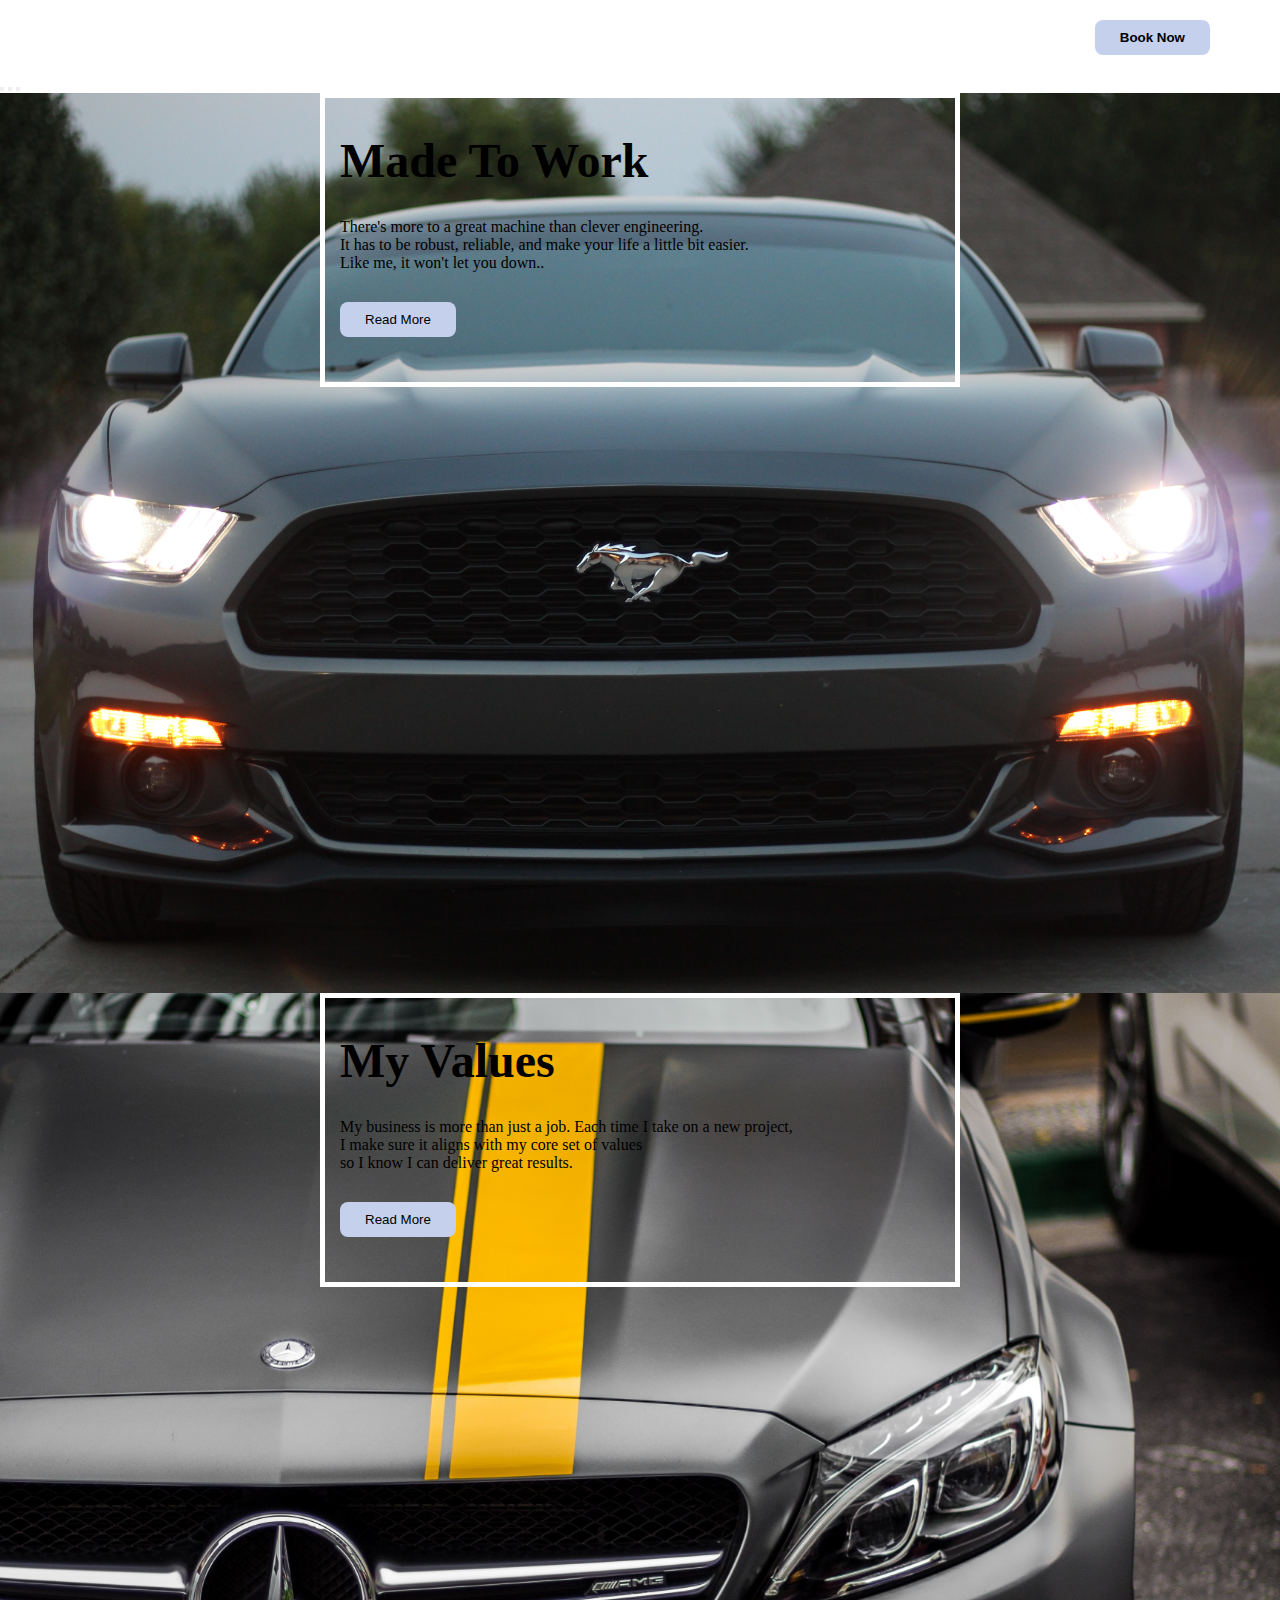
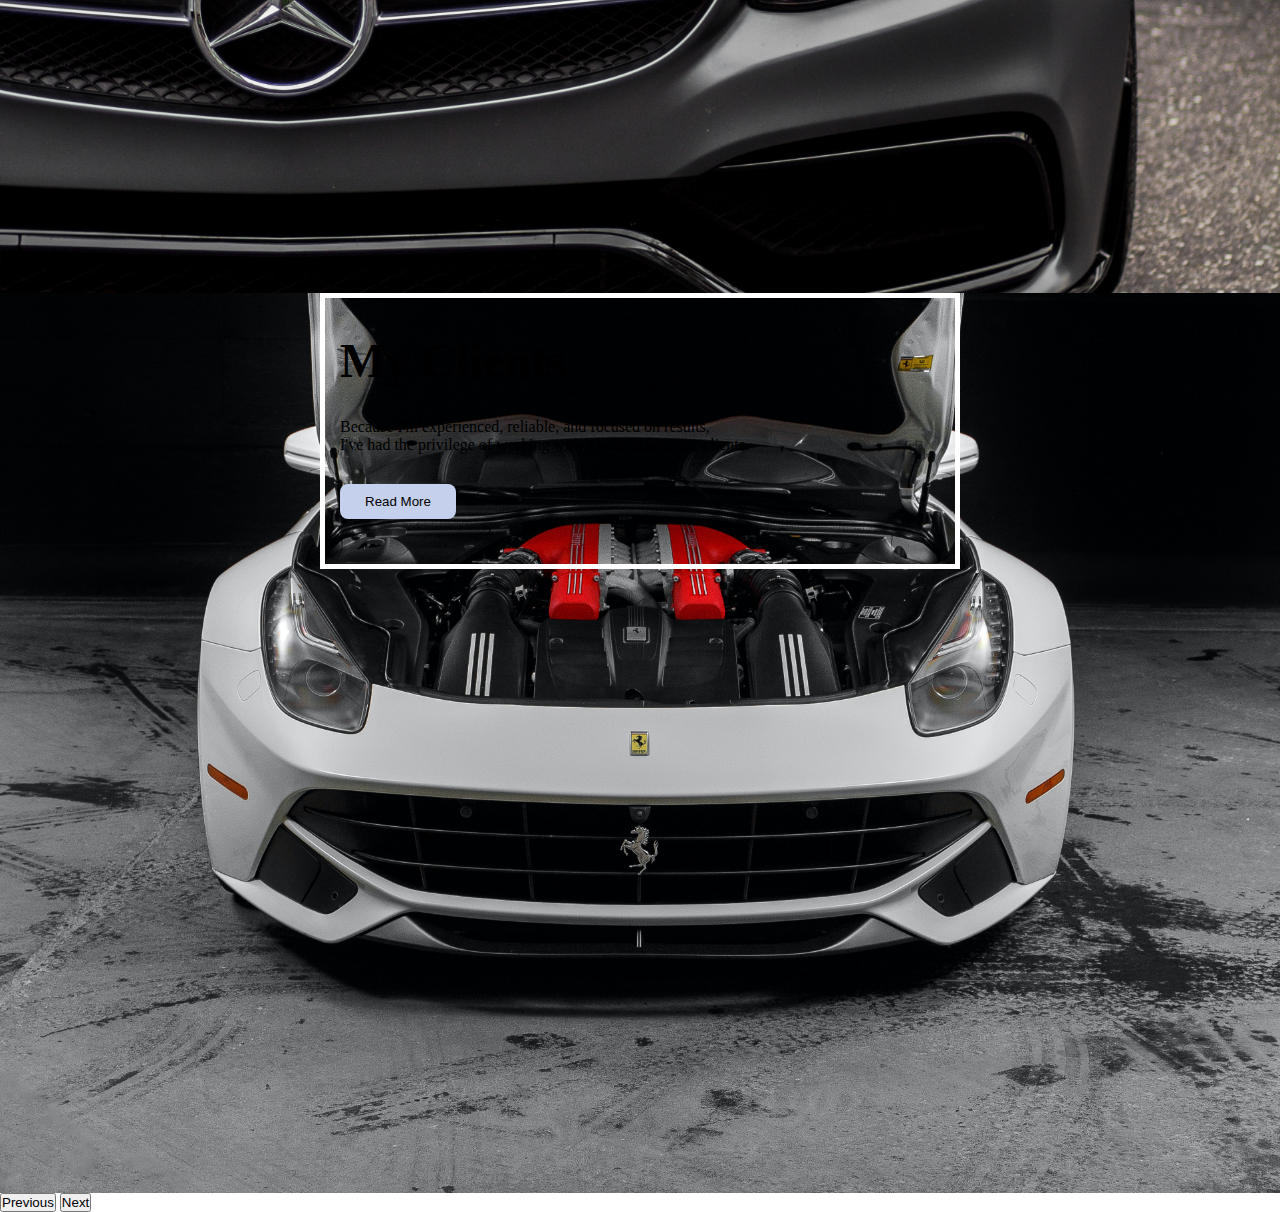
<file: bk1/index.html>
<!DOCTYPE html>
<html lang="en">
  <head>
    <meta charset="UTF-8" />
    <meta name="viewport" content="width=device-width, initial-scale=1.0" />
    <title>Document</title>

    <link
      href="https://cdn.jsdelivr.net/npm/bootstrap@5.1.3/dist/css/bootstrap.min.css"
      rel="stylesheet"
      integrity="sha384-1BmE4kWBq78iYhFldvKuhfTAU6auU8tT94WrHftjDbrCEXSU1oBoqyl2QvZ6jIW3"
      crossorigin="anonymous"
    />

    <script
      defer
      src="https://cdn.jsdelivr.net/npm/bootstrap@5.1.3/dist/js/bootstrap.bundle.min.js"
      integrity="sha384-ka7Sk0Gln4gmtz2MlQnikT1wXgYsOg+OMhuP+IlRH9sENBO0LRn5q+8nbTov4+1p"
      crossorigin="anonymous"
    ></script>

    <link rel="stylesheet" href="styles.css" />
  </head>
  <body>
    <!-- Navbar -->

    <!-- <nav class="navbar navbar-expand-lg navbar-light fixed-top">
      <div class="container-fluid">
        <a class="navbar-brand text-white" href="#">OPI CARS</a>
        <button
          class="navbar-toggler"
          type="button"
          data-bs-toggle="collapse"
          data-bs-target="#navbarNav"
          aria-controls="navbarNav"
          aria-expanded="false"
          aria-label="Toggle navigation"
        >
          <span class="navbar-toggler-icon"></span>
        </button>
        <div class="collapse navbar-collapse" id="navbarNav">
          <ul class="navbar-nav">
            <li class="nav-item">
              <a class="nav-link active text-white" aria-current="page" href="#"
                >Home</a
              >
            </li>
            <li class="nav-item">
              <a class="nav-link text-white" href="#">Appointments</a>
            </li>
            <li class="nav-item">
              <a class="nav-link text-white" href="#">News</a>
            </li>
            <li class="nav-item">
              <a class="nav-link text-white">Gallery</a>
            </li>
          </ul>
          <button type="button" class="btn btn-secondary">Book Now</button>
        </div>
      </div>
    </nav> -->

    <!-- Navbar ends -->

    <!-- new nav -->

    <div class="navbar fixed-top">
      <p>OPI Motors</p>
      <ul>
        <li><a href="aboutus.html">About Us</a></li>
        <li><a href="galerie.html">Our Gallery</a></li>
        <li><a href="Happyclients.html">Happy Clients</a></li>
        <li><a href="services.html">Our Services</a></li>
        <li><a href="appointment.html"><button>Book Now</button></a></li>
      </ul>
    </div>

    <!-- new nav ends -->

    <div
      id="carouselExampleIndicators"
      class="carousel slide"
      data-bs-ride="carousel"
    >
      <div class="carousel-indicators">
        <button
          type="button"
          data-bs-target="#carouselExampleIndicators"
          data-bs-slide-to="0"
          class="active"
          aria-current="true"
          aria-label="Slide 1"
        ></button>
        <button
          type="button"
          data-bs-target="#carouselExampleIndicators"
          data-bs-slide-to="1"
          aria-label="Slide 2"
        ></button>
        <button
          type="button"
          data-bs-target="#carouselExampleIndicators"
          data-bs-slide-to="2"
          aria-label="Slide 3"
        ></button>
      </div>

      <div class="carousel-inner">
        <div
          class="carousel-item courasel-image bg-img1 active"
          data-bs-interval="10000"
        >
          <!-- <img src="..." class="d-block w-100" alt="..." /> -->
          <div
            class="carousel-caption d-row align-items-center justify-content-center"
          >
            <h1>Made To Work</h1>
            <p>
              There's more to a great machine than clever engineering. <br />It
              has to be robust, reliable, and make your life a little bit
              easier. <br />Like me, it won't let you down..
            </p>
            <button>Read More</button>
          </div>
        </div>

        <div
          class="carousel-item courasel-image bg-img2"
          data-bs-interval="10000"
        >
          <!-- <img src="..." class="d-block w-100" alt="..." /> -->
          <div
            class="carousel-caption d-row align-items-center justify-content-center"
          >
            <h1>My Values</h1>
            <p>
              My business is more than just a job. Each time I take on a new
              project,<br />
              I make sure it aligns with my core set of values <br />so I know I
              can deliver great results.
            </p>
            <button>Read More</button>
          </div>
        </div>

        <div
          class="carousel-item courasel-image bg-img3"
          data-bs-interval="10000"
        >
          <!-- <img src="..." class="d-block w-100" alt="..." /> -->
          <div
            class="carousel-caption d-row align-items-center justify-content-center"
          >
            <h1>My Clients</h1>
            <p>
              Because I'm experienced, reliable, and focused on results,
              <br />I've had the privilege of working with a host of fantastic
              clients.
            </p>
            <button>Read More</button>
          </div>
        </div>
      </div>

      <div class="writeup"></div>

      <button
        class="carousel-control-prev"
        type="button"
        data-bs-target="#carouselExampleIndicators"
        data-bs-slide="prev"
      >
        <span class="carousel-control-prev-icon" aria-hidden="true"></span>
        <span class="visually-hidden">Previous</span>
      </button>
      <button
        class="carousel-control-next"
        type="button"
        data-bs-target="#carouselExampleIndicators"
        data-bs-slide="next"
      >
        <span class="carousel-control-next-icon" aria-hidden="true"></span>
        <span class="visually-hidden">Next</span>
      </button>
    </div>

    <!-- <div class="appointment">
      <h3>Appointments</h3>
      <p>
        Life has never been busier. And it's amazing how the little things can
        take up your time! <br />But booking your next appointment shouldn't be
        one of them. <br />That's why you can make a booking anytime, right here
        on my website.
      </p>
      <button>Read More</button>
    </div>

    <div class="abmo">
      <div class="about">
        <img src="./cssimage/sqad.jpg" alt="" width="300" height="300" />
        <h3>About Me</h3>
        <p>
          I'm an expert in my field but i wouldn't be where i am without those
          who've helped me along the way. thats why i love connecting with
          like-minded people and using my passion and skills to make a
          difference
        </p>
        <button>Read More</button>
      </div>
      <div class="motivation">
        <img src="./cssimage/wq3rdc.jpg" alt="" width="300" height="300" />
        <h3>My Motivation</h3>
        <p>
          My work is my purpuse, my driving force. It's the reason i get up
          every day and do what i do. Most importantly, it keeps pushing me to
          achieve bigger and better things with each new challenge.
        </p>
        <button>Read More</button>
      </div>
    </div>

    <div class="opi">
      <h3>OPI CARS</h3>
      <img src="./cssimage/imageopi1.jpg" alt="" width="500" height="500" />
      <p>
        We're all juggling busy schedules. That's why I'm constantly looking for
        new ways to make life easier for my clients—like booking your next
        appointment, for example! Scheduling your next visit is now convenient
        and hassle-free with my online booking platform. Whether you struggle to
        call during normal working hours or prefer to do everything digitally,
        you can make a booking anytime you like, right here on my website. Just
        find a time that suits you then confirm your booking with a click.
      </p>
    </div>

    <div class="cookie">
      <ul>
        <li><a href="#">Imprint</a></li>
        <li><a href="#">Privacy Policy</a></li>
        <li><a href="#">Cookie Settings</a></li>
      </ul>
    </div> -->
  </body>
</html>
</file>
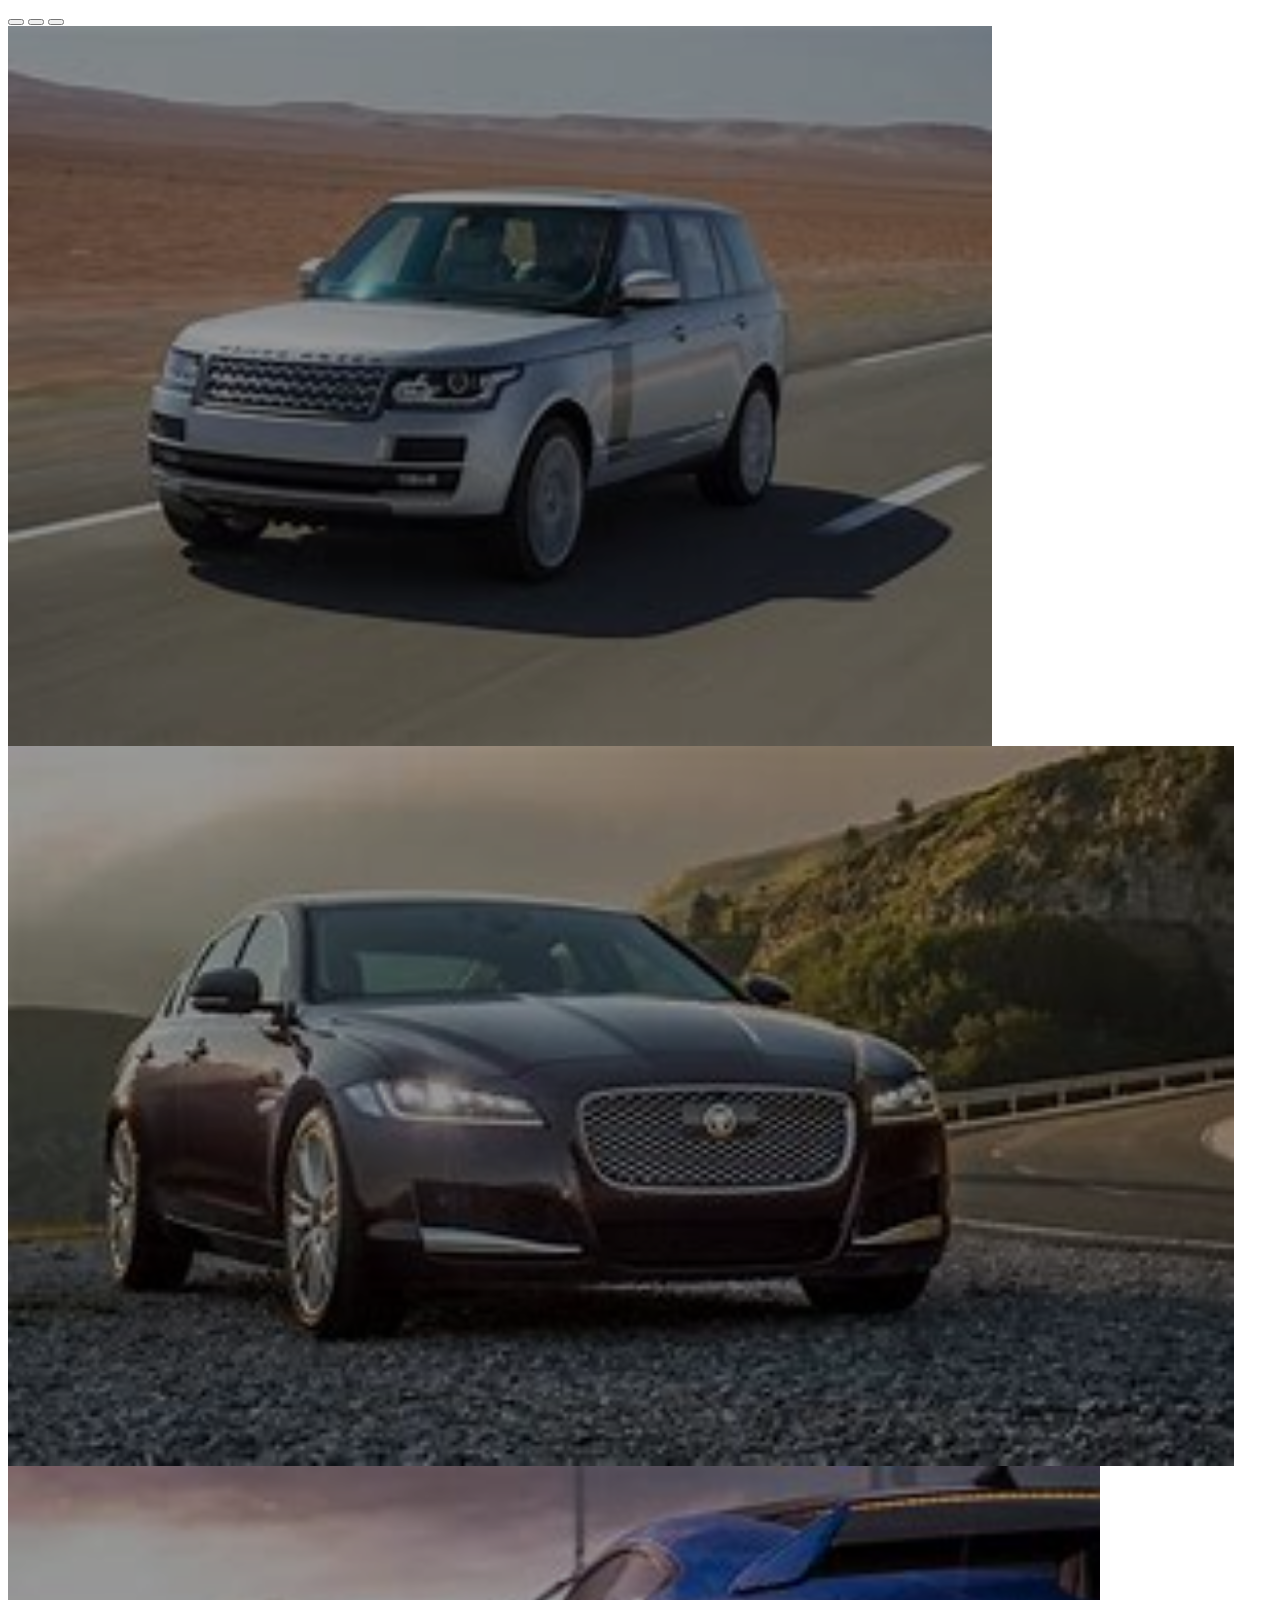
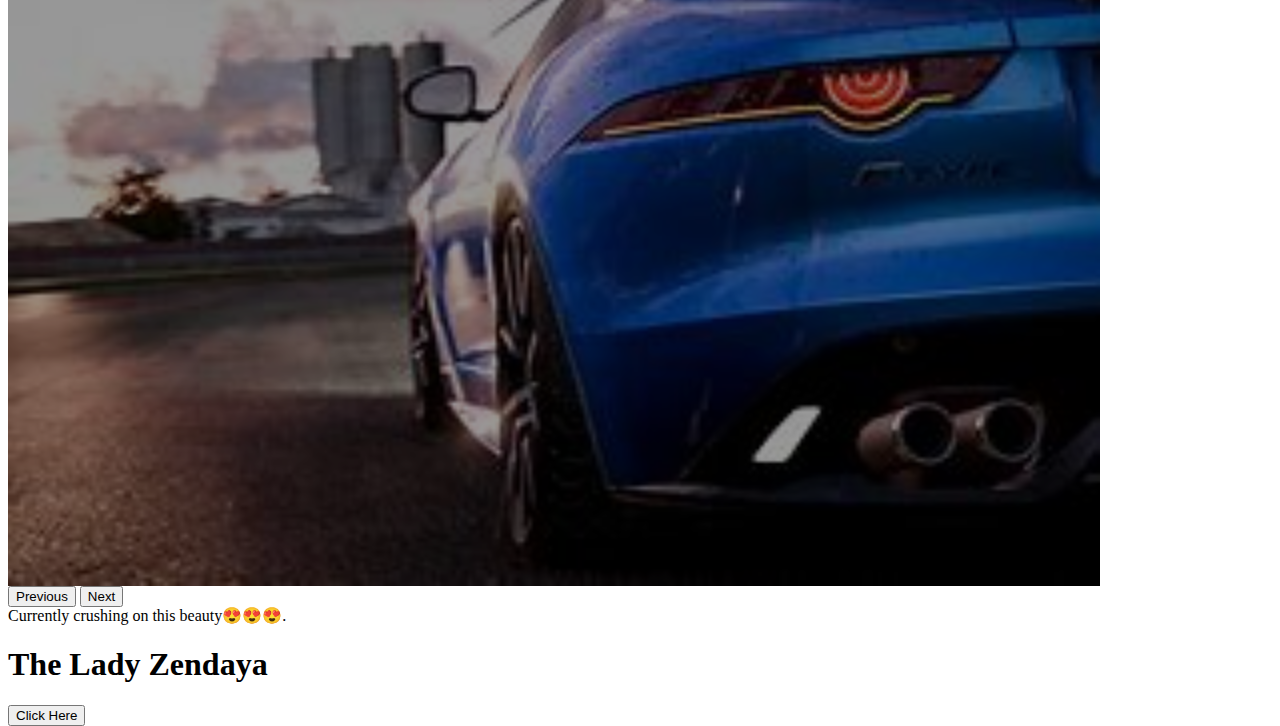
<file: bootstrap5/index.html>
<!DOCTYPE html>
<html lang="en">
  <head>
    <meta charset="UTF-8" />
    <meta name="viewport" content="width=device-width, initial-scale=1.0" />
    <link
      href="https://cdn.jsdelivr.net/npm/bootstrap@5.1.3/dist/css/bootstrap.min.css"
      rel="stylesheet"
      integrity="sha384-1BmE4kWBq78iYhFldvKuhfTAU6auU8tT94WrHftjDbrCEXSU1oBoqyl2QvZ6jIW3"
      crossorigin="anonymous"
    />
    <script
      defer
      src="https://cdn.jsdelivr.net/npm/bootstrap@5.1.3/dist/js/bootstrap.bundle.min.js"
      integrity="sha384-ka7Sk0Gln4gmtz2MlQnikT1wXgYsOg+OMhuP+IlRH9sENBO0LRn5q+8nbTov4+1p"
      crossorigin="anonymous"
    ></script>

    <link rel="stylesheet" href="styles.css" />

    <title>Courasel Slider</title>
  </head>
  <body>
    <div id="crush-carousel" class="carousel slide" data-bs-ride="carousel">
      <div class="carousel-indicators">
        <button
          type="button"
          data-bs-target="#crush-carousel"
          data-bs-slide-to="0"
          class="active"
          aria-current="true"
          aria-label="Slide 1"
        ></button>
        <button
          type="button"
          data-bs-target="#crush-carousel"
          data-bs-slide-to="1"
          aria-label="Slide 2"
        ></button>
        <button
          type="button"
          data-bs-target="#crush-carousel"
          data-bs-slide-to="2"
          aria-label="Slide 3"
        ></button>
      </div>

      <div class="carousel-inner">
        <div class="carousel-item active c-item">
          <img src="./the images/OIP (1).jpg" class="d-block w-100 c-img" alt="..." />
          <div class="border"></div>
          <p>First celebrity crush and still crushing😍😍😍.</p>
          <h1>The Goddess Rihanna</h1>
          <button class="btn" id="btn-1">Click Here</button>
        </div>

        <div class="carousel-item c-item">
          <img src="./the images/opiimage2.jpg" class="d-block w-100 c-img" alt="..." />

          <div class="carousel-caption top-0 mt-4 d-none d-md-block">
            <p class="mt-5 fs-3 text-uppercase">
              Not gonna blame me for loving this curvy white chocolate😍😍😍.
            </p>
            <h1 class="display-1 fw-bolder text-capitalize">The Rapper Iggy</h1>
            <button class="btn btn-primary px-4 py-2 fs-5 mt-5">
              Click Here
            </button>
          </div>
        </div>
        <div class="carousel-item c-item">
          <img src="./the images/opiimage3.jpg" class="d-block w-100 c-img" alt="..." />
          <div class="carousel-caption d-none d-md-block">
            <p>Currently crushing on this beauty😍😍😍.</p>
            <h1>The Lady Zendaya</h1>
            <button class="btn" id="btn-1">Click Here</button>
          </div>
        </div>
      </div>
      <button
        class="carousel-control-prev"
        type="button"
        data-bs-target="#crush-carousel"
        data-bs-slide="prev"
      >
        <span class="carousel-control-prev-icon" aria-hidden="true"></span>
        <span class="visually-hidden">Previous</span>
      </button>
      <button
        class="carousel-control-next"
        type="button"
        data-bs-target="#crush-carousel"
        data-bs-slide="next"
      >
        <span class="carousel-control-next-icon" aria-hidden="true"></span>
        <span class="visually-hidden">Next</span>
      </button>
    </div>

    <!-- <div
      id="carouselExampleCaptions"
      class="carousel slide"
      data-bs-ride="carousel"
    >
      <div class="carousel-indicators">
        <button
          type="button"
          data-bs-target="#carouselExampleCaptions"
          data-bs-slide-to="0"
          class="active"
          aria-current="true"
          aria-label="Slide 1"
        ></button>
        <button
          type="button"
          data-bs-target="#carouselExampleCaptions"
          data-bs-slide-to="1"
          aria-label="Slide 2"
        ></button>
        <button
          type="button"
          data-bs-target="#carouselExampleCaptions"
          data-bs-slide-to="2"
          aria-label="Slide 3"
        ></button>
      </div>
      <div class="carousel-inner">
        <div class="carousel-item active">
          <img
            src="rihanna.jpg"
            class="d-block w-100"
            alt="..."
            height="100%vh"
            width="100%vw"
          />
          <div class="carousel-caption d-none d-md-block">
            <h5>This is Rihanna</h5>
            <p>
              Words fail me to tell you how incredible beautiful this woman is
              to me, my first ever celebrity crush and still crushing till date.
            </p>
          </div>
        </div>
        <div class="carousel-item">
          <img
            src="iggy.jpg"
            class="d-block w-100"
            alt="..."
            height="100%vh"
            width="100%vw"
          />
          <div class="carousel-caption d-none d-md-block">
            <h5>This is Iggy</h5>
            <p>
              The only white rapper i have a thing for, she's not top of the
              list but she can get it anytime.
            </p>
          </div>
        </div>
        <div class="carousel-item">
          <img
            src="zendaya.jpg"
            class="d-block w-100"
            alt="..."
            height="100%vh"
            width="100%vw"
          />
          <div class="carousel-caption d-none d-md-block">
            <h5>This is Zendaya</h5>
            <p>
              My curruent celebrity crush and current Tom Holland girlfriend,
              but not for long😈😈😈.
            </p>
          </div>
        </div>
      </div>
      <button
        class="carousel-control-prev"
        type="button"
        data-bs-target="#carouselExampleCaptions"
        data-bs-slide="prev"
      >
        <span class="carousel-control-prev-icon" aria-hidden="true"></span>
        <span class="visually-hidden">Previous</span>
      </button>
      <button
        class="carousel-control-next"
        type="button"
        data-bs-target="#carouselExampleCaptions"
        data-bs-slide="next"
      >
        <span class="carousel-control-next-icon" aria-hidden="true"></span>
        <span class="visually-hidden">Next</span>
      </button>
    </div> -->
  </body>
</html>
</file>
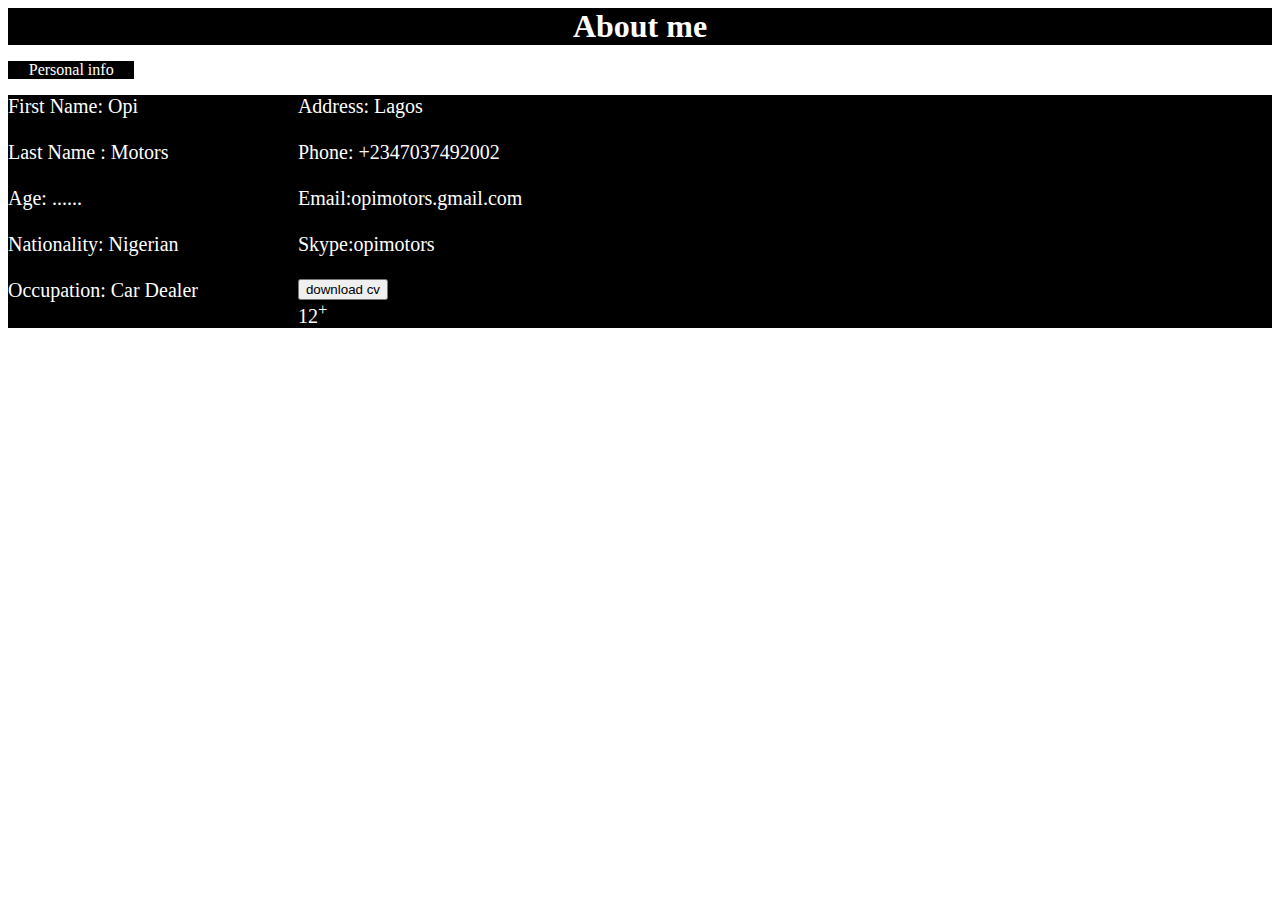
<file: bk1/aboutus.html>
</html><!DOCTYPE html>
<html lang="en">
<head>
    <meta charset="UTF-8">
    <meta http-equiv="X-UA-Compatible" content="IE=edge">
    <meta name="viewport" content="width=device-width, initial-scale=1.0">
    <title>Document</title>
    <style>
        h1{
            background-color: black;
            color: white;
            text-align: center;
            margin: 0%;
            padding: 0%;

        }
        .container{
            background-color: black;
            color: white;
            display: flex;
            font-size: 20px;
            
        }
        .xy2{
            margin-left: 100px;
        }
        p{
            text-align: center;
            background-color: black;
            color: white;
            margin-right: 90%;
        }
        .xy3 input{
            
        }

    </style>

</head>
<body>
   <h1>About me</h1> 
   <p>Personal info</p>
   <div class="container">
    <div class="xy1">
        First Name: Opi <br> <br>
        Last Name : Motors<br> <br>
        Age: ...... <br> <br>
        Nationality: Nigerian <br> <br>
        Occupation: Car Dealer<br> <br>

    </div>
<div class="xy2">
    Address: Lagos <br> <br>
    Phone: +2347037492002 <br> <br>
    Email:opimotors.gmail.com<br> <br>
    Skype:opimotors <br> <br>
    <div class="xy3">
        <input type="button" value="download cv">
    </div>
    <div class="xy4"></div>
    12<sup>+</sup>

    
</div>
   </div>
</body>
</file>
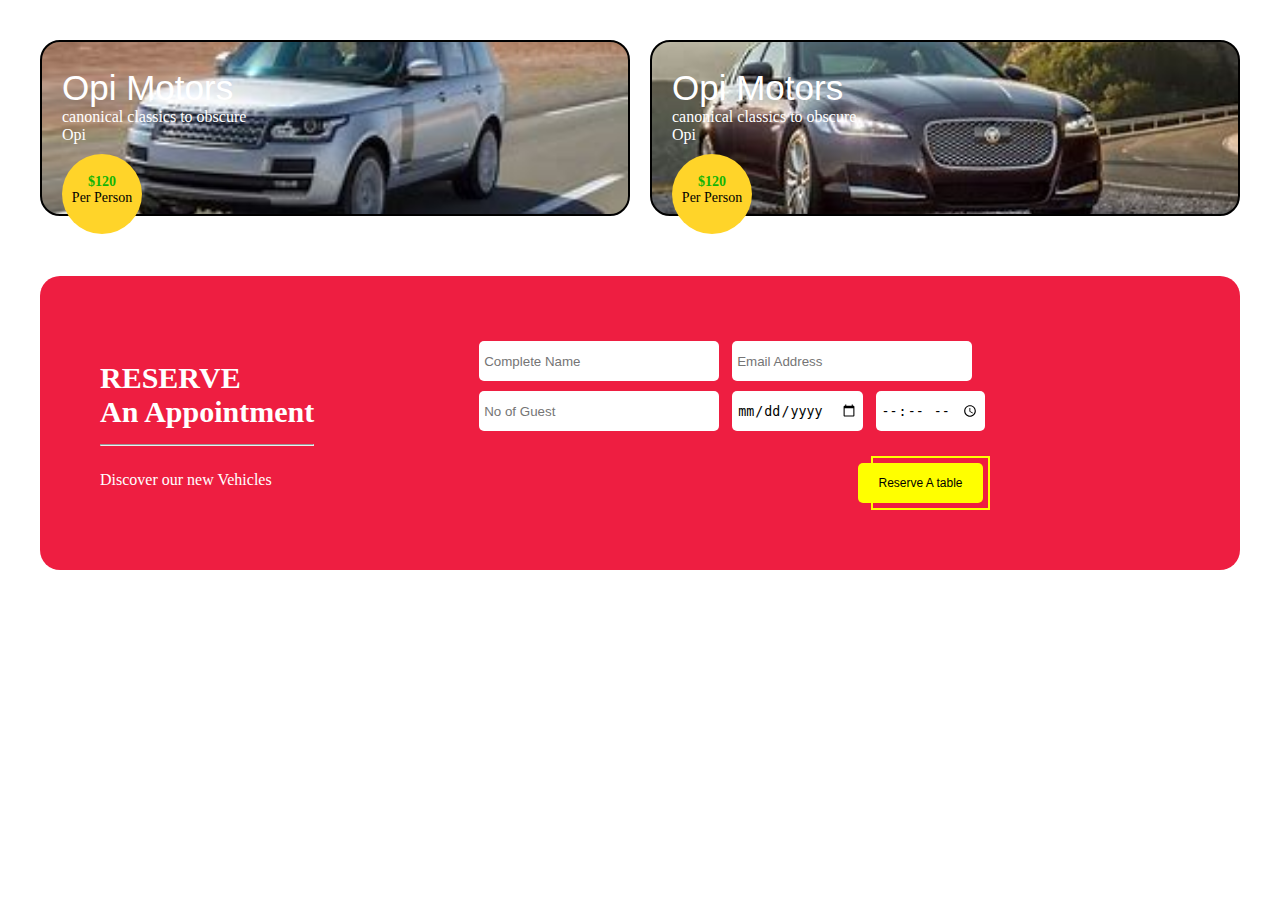
<file: bk1/appointment.html>
<!DOCTYPE html>
<html lang="en">
<head>
    <meta charset="UTF-8">
    <meta name="viewport" content="width=device-width, initial-scale=1.0">
    <title>Document</title>
    <link rel="stylesheet" href="appoint.css">
</head>
<body>
    <div class="grid-container">

        <div class="grid-item">
            <p>
                <span id="heder">Opi Motors</span><br>
                canonical classics to obscure<br>Opi</p>

            <div class="price">
                <span>$120</span> <br>Per Person
            </div>
        </div>
        <div class="grid-item">
            <p>
                <span id="heder">Opi Motors</span><br>
                canonical classics to obscure<br> Opi</p>

            <div class="price">
                
                <span>$120</span> <br>Per Person
            </div> 
        </div>
        <div class="big-grid-item">
            <div class="con reserv"><h2>RESERVE<br> An Appointment <hr></h2>
                
            <p>Discover our new Vehicles</p>
            </div>
             
            <div class="con detil">
                <form action="">
                    <span><input type="text" name=""id="put" class="inc" placeholder="Complete Name"> <input type="text" name=""id="put" class="inc" placeholder="Email Address"></span><br>
                    
                    <span><input type="text" name=""id="put" class="inc" placeholder="No of Guest"> <span><input type="date" name=""id="put"> <input type="time" name="" id="put"></span></span>
                
                
             </form>
             <span id="btn"><input type="button" id="button" value="Reserve A table"></span>
            </div>
        </div>




    </div>
</body>
</html>
</file>
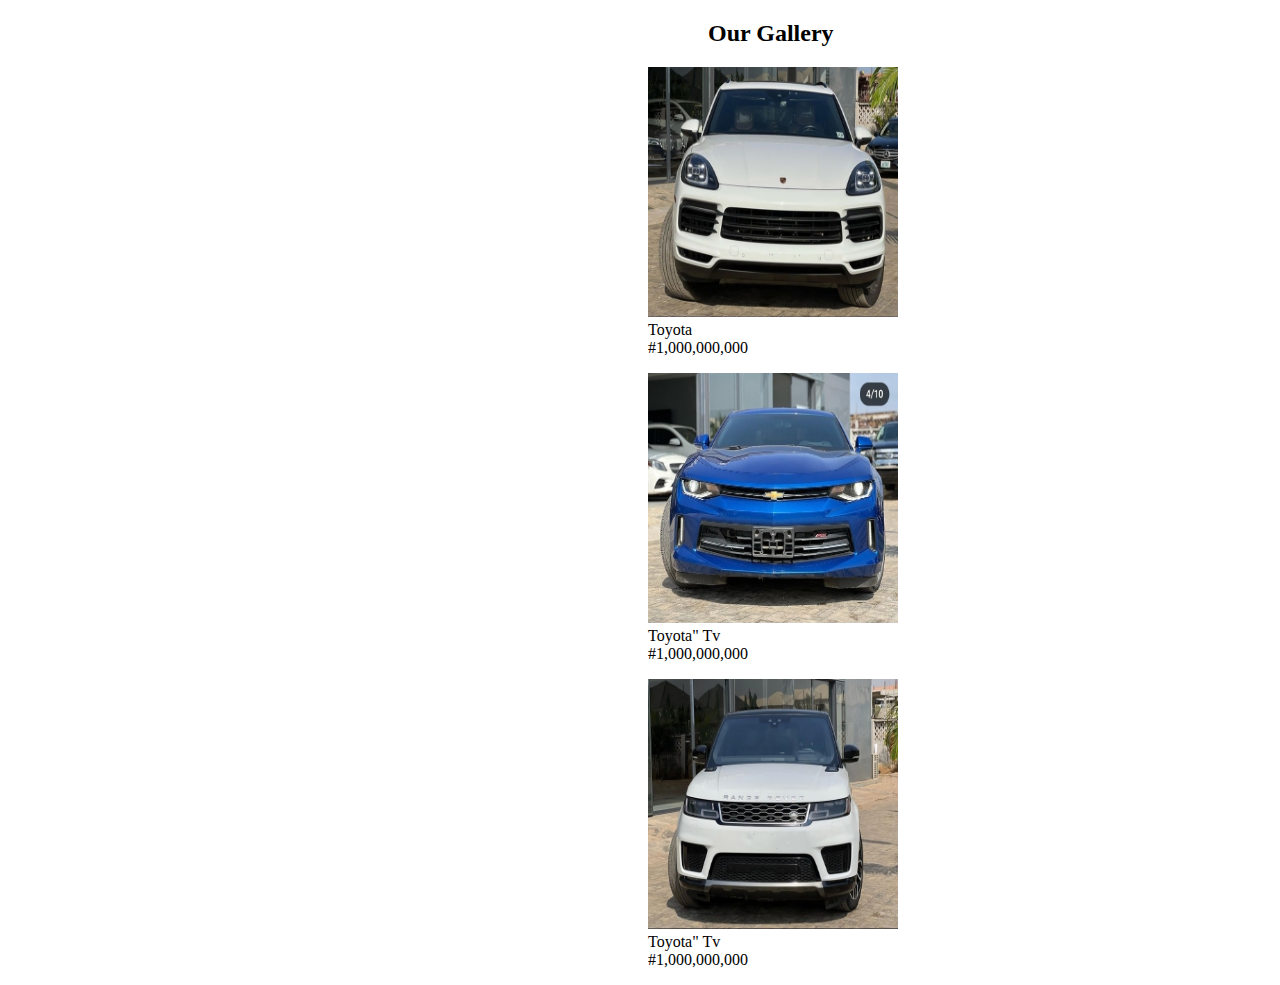
<file: bk1/galerie.html>
<!DOCTYPE html>
<html lang="en">
<head>
    <meta charset="UTF-8">
    <meta name="viewport" content="width=device-width, initial-scale=1.0">
    <title>Document</title>
    <style>
        .price{
            align-items: center;
            margin-left: 600px;
        }
        .h2{
          align-items: center;
          margin-left: 700px;
        }
    </style>
</head>
<body>
  <div class="h2">
    <h2>Our Gallery</h2>
</div>
    <div class="price">
        <figure>
          <img src="./newimages/Screenshot_20231117-121651_Gallery.jpg" alt="" width="250px" height="250px" />
          <figcaption>Toyota <br />#1,000,000,000</figcaption>
        </figure>
      </div>
      <div class="price">
        <figure>
          <img src="./newimages/Screenshot_20231117-121322_Gallery.jpg" alt="" width="250px" height="250px" />
          <figcaption>Toyota" Tv <br />#1,000,000,000</figcaption>
        </figure>
      </div>
      <div class="price">
        <figure>
          <img src="./newimages/Screenshot_20231117-121610_Gallery.jpg" alt="" width="250px" height="250px" />
          <figcaption>Toyota" Tv <br />#1,000,000,000</figcaption>
        </figure>
      </div>
  
</body>
</html>
</file>
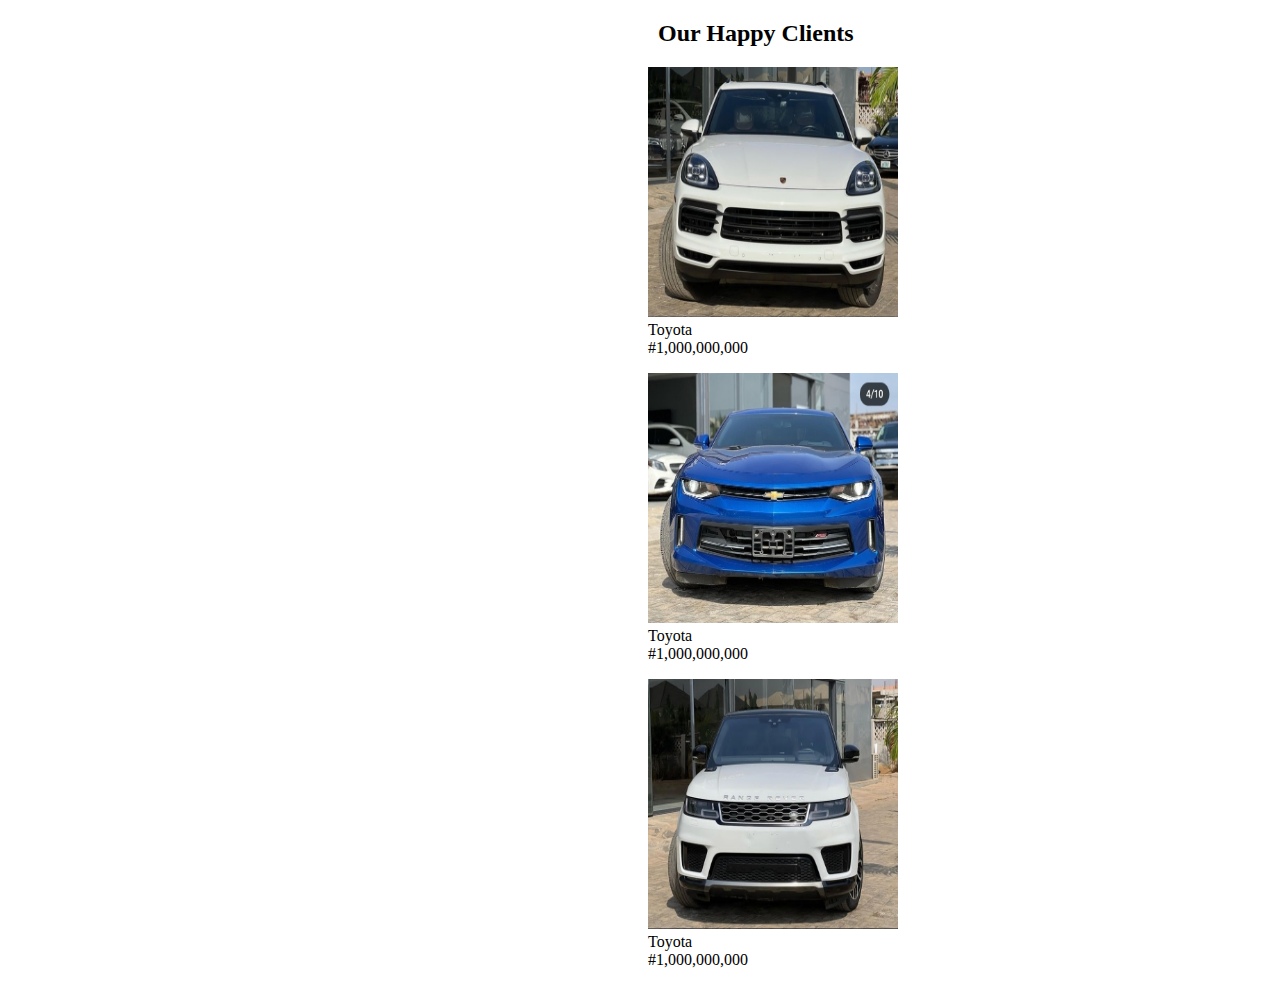
<file: bk1/Happyclients.html>
<!DOCTYPE html>
<html lang="en">
<head>
    <meta charset="UTF-8">
    <meta name="viewport" content="width=device-width, initial-scale=1.0">
    <title>Document</title>
    <style>
        .price{
            align-items: center;
            margin-left: 600px;
        }
        .h2{
          align-items: center;
          margin-left: 650px;
        }
    </style>
</head>
<body>
  <div class="h2">
    <h2>Our Happy Clients</h2>
</div>
    <div class="price">
        <figure>
          <img src="./newimages/Screenshot_20231117-121651_Gallery.jpg" alt="" width="250px" height="250px" />
          <figcaption>Toyota <br />#1,000,000,000</figcaption>
        </figure>
      </div>
      <div class="price">
        <figure>
          <img src="./newimages/Screenshot_20231117-121322_Gallery.jpg" alt="" width="250px" height="250px" />
          <figcaption>Toyota <br />#1,000,000,000</figcaption>
        </figure>
      </div>
      <div class="price">
        <figure>
          <img src="./newimages/Screenshot_20231117-121610_Gallery.jpg" alt="" width="250px" height="250px" />
          <figcaption>Toyota <br />#1,000,000,000</figcaption>
        </figure>
      </div>
  
</body>
</html>
</file>
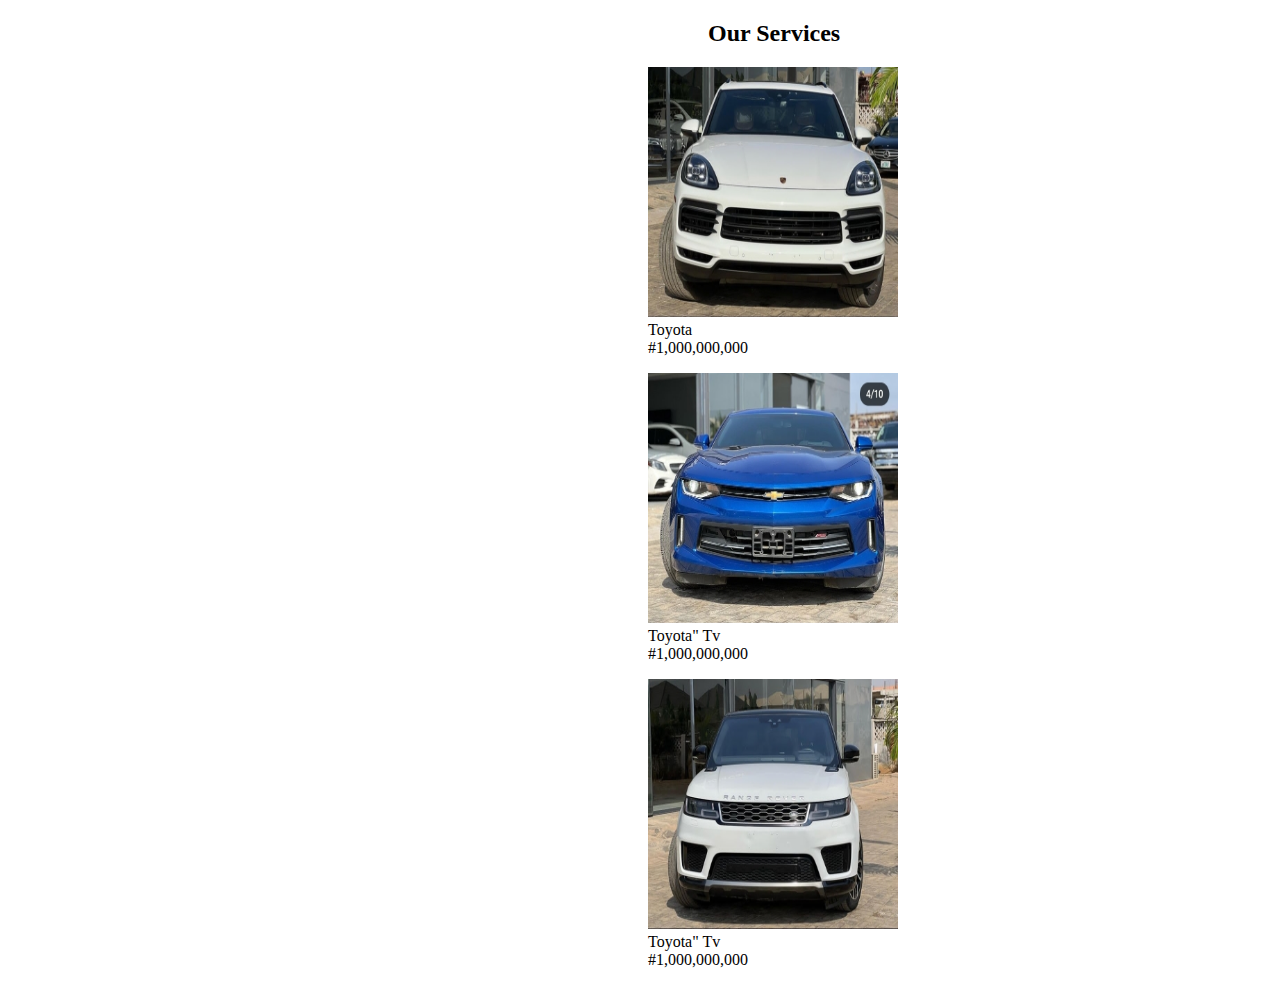
<file: bk1/services.html>
<!DOCTYPE html>
<html lang="en">
<head>
    <meta charset="UTF-8">
    <meta name="viewport" content="width=device-width, initial-scale=1.0">
    <title>Document</title>
    <style>
        .price{
            align-items: center;
            margin-left: 600px;
        }
        .h2{
          align-items: center;
          margin-left: 700px;
        }
    </style>
</head>
<body>
  <div class="h2">
    <h2>Our Services</h2>
</div>
    <div class="price">
        <figure>
          <img src="./newimages/Screenshot_20231117-121651_Gallery.jpg" alt="" width="250px" height="250px" />
          <figcaption>Toyota <br />#1,000,000,000</figcaption>
        </figure>
      </div>
      <div class="price">
        <figure>
          <img src="./newimages/Screenshot_20231117-121322_Gallery.jpg" alt="" width="250px" height="250px" />
          <figcaption>Toyota" Tv <br />#1,000,000,000</figcaption>
        </figure>
      </div>
      <div class="price">
        <figure>
          <img src="./newimages/Screenshot_20231117-121610_Gallery.jpg" alt="" width="250px" height="250px" />
          <figcaption>Toyota" Tv <br />#1,000,000,000</figcaption>
        </figure>
      </div>
  
</body>
</html>
</file>
<file: bk1/styles.css>
* {
  padding: 0;
  margin: 0;
}

.bg-img1 {
  background-image: url(./cssimage/bk1.jpg);
}

.bg-img2 {
  background-image: url(./cssimage/ambo.jpg);
}

.bg-img3 {
  background-image: url(./cssimage/motivation.jpg);
}

.courasel-image {
  height: 100vh;
  background-repeat: no-repeat;
  background-size: cover;
  background-position: center;
}

.navbar {
  display: flex;
  align-items: center;
  justify-content: space-between;
  color: #fff;
  padding: 20px;
}
.navbar h2 {
  margin-left: 20px;
  font-weight: bolder;
}

.navbar ul {
  display: flex;
  list-style: none;
  align-items: center;
}

.navbar ul li a {
  margin-right: 40px;
  padding: 10px;
  text-decoration: underline;
  text-underline-offset: 0.5em;
  line-height: 1;
  font-weight: bold;
  list-style: none;
  color: #fff;
}

.navbar ul li a:hover {
  text-underline-offset: 0;
  transition: 0.5s;
}

.navbar ul button {
  border: none;
  border-radius: 8px;
  padding: 10px 25px;
  background-color: #c5d1ec;
  color: #000000;
  text-align: center;
  font-weight: bold;
}

.carousel-caption {
  border: 5px solid #fff;
  width: 600px;
  /* position: absolute; Center the caption */
  margin: auto;
  margin-bottom: 150px;
  padding: 15px;
}

.carousel-caption p {
  margin-top: 30px;
  margin-bottom: 30px;
  /* overflow-wrap: break-word; */
}

.carousel-caption h1 {
  margin-top: 20px;
  font-size: 48px;
}

.carousel-caption button {
  border: none;
  border-radius: 8px;
  padding: 10px 25px;
  background-color: #c5d1ec;
  color: #000000;
  margin-bottom: 30px;
}
/* .navbar-brand {
  font-size: 2rem;
} */

.appointment {
  text-align: center;
  padding: 50px;
}

.appointment h3 {
  margin-top: 40px;
  font-weight: bold;
  margin-bottom: 30px;
}

.appointment p {
  margin-bottom: 30px;
}

.appointment button {
  border: none;
  border-radius: 4px;
  padding: 10px 25px;
  background-color: black;
  color: #fff;
}

.abmo {
  display: flex;
  align-items: center;
  background-color: #c5d1ec;
  padding-left: 60px;
  padding-right: 60px;
}

.about {
  background-color: lightsteelblue;
  text-align: center;
}

.motivation {
  background-color: lightsteelblue;
  text-align: center;
}

.opi {
  text-align: center;
}

.cookie {
  display: flex;
  background-color: #000000;
}
</file>
<file: bootstrap5/styles.css>
.c-item {
  height: 720px;
}

.c-img {
  height: 100%;
  object-fit: cover;
  filter: brightness(0.6);
}
</file>
<file: bk1/appoint.css>
body {
    margin: 0;
    padding: 20px;
  }
  .grid-container {
    display: grid;
    grid-template-columns: repeat(2, 1fr);
    grid-gap: 20px;
    margin: 20px;
    /* border: 2px solid black; */
  }
  
  .grid-item {
    background-size: cover;
    background-position: center;
    padding: 20px;
    padding-top: 10px;
    border-radius: 20px;
    border: 2px solid black;
    color: white;
    position: relative;
  }
  .grid-item:nth-child(1) {
    background-image: url(./newimages/OIP\ \(1\).jpg);
  }
  
  .grid-item:nth-child(2) {
    background-image: url(./newimages/opiimage2.jpg);
  }
  .grid-item p {
    margin-bottom: 50px;
  }
  
  .grid-item #heder {
    /* font-weight: 300px;  */
    font-size: 35px;
    padding-bottom: 0;
    font-family: 'Gill Sans', 'Gill Sans MT', Calibri, 'Trebuchet MS', sans-serif;
    
  }
  
  .price {
    background: rgb(255, 212, 41);
    color: black;
    border-radius: 50%;
    width: 80px;
    height: 60px;
    text-align: center;
    padding-top: 20px;
    font-size: 14px;
    position: absolute;
    margin-top: -40px;
  }
  
  .price span {
    color: rgb(19, 180, 5);
    font-weight: bolder;
    position: relative;
  }
  .big-grid-item {
    background: rgb(238, 30, 65);
    background-size: cover;
    margin-top: 40px;
    border-radius: 20px;
    /* grid-auto-columns: span; */
    grid-column: span 2;
    color: white;
    display: flex;
  }
  .con {
    margin: 60px;
  }
  .detil{
    margin-left: 100px;
  }
  .con #btn{
    margin-top: 20px;
    float: right;
    border: 2px solid yellow;
    text-align: center;
    
  }
  .con >#btn >#button{
    background: yellow;
    font-size: 12px;
    margin-left: -15px;
    padding-left: 20px;
    padding-right: 20px;
    height: 40px;
  
  }
  .con #put{
    padding: 5px;
    
  }
  
  .inc{
    width: 230px;
    
  }
  .detil {
    line-height: 2em;
    font-size: 12px;
  }
  .detil input {
    height: 30px;
    border-radius: 5px;
    margin: 5px;
    border: none;
  }
  .reserv h2 {
    font-size: 30px;
    margin-bottom: none;
    padding-bottom: none;
  }
</file>
